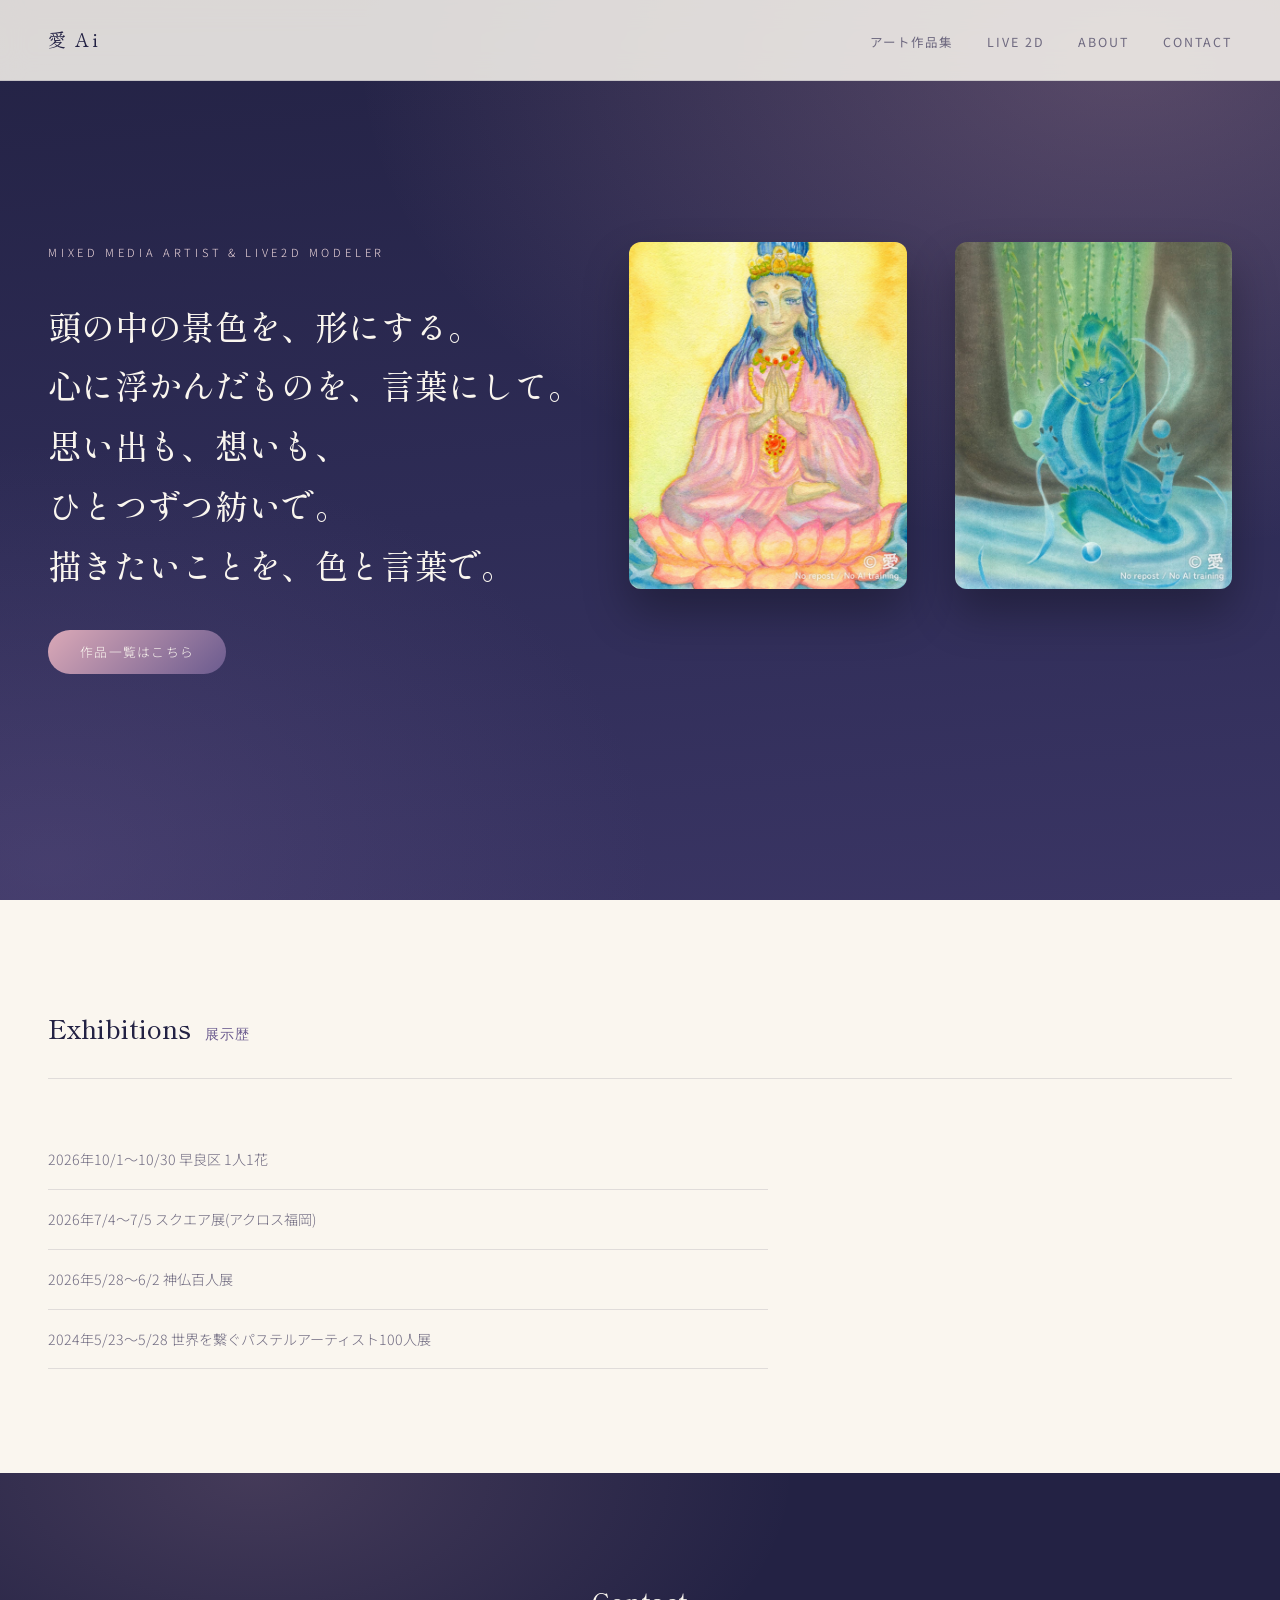
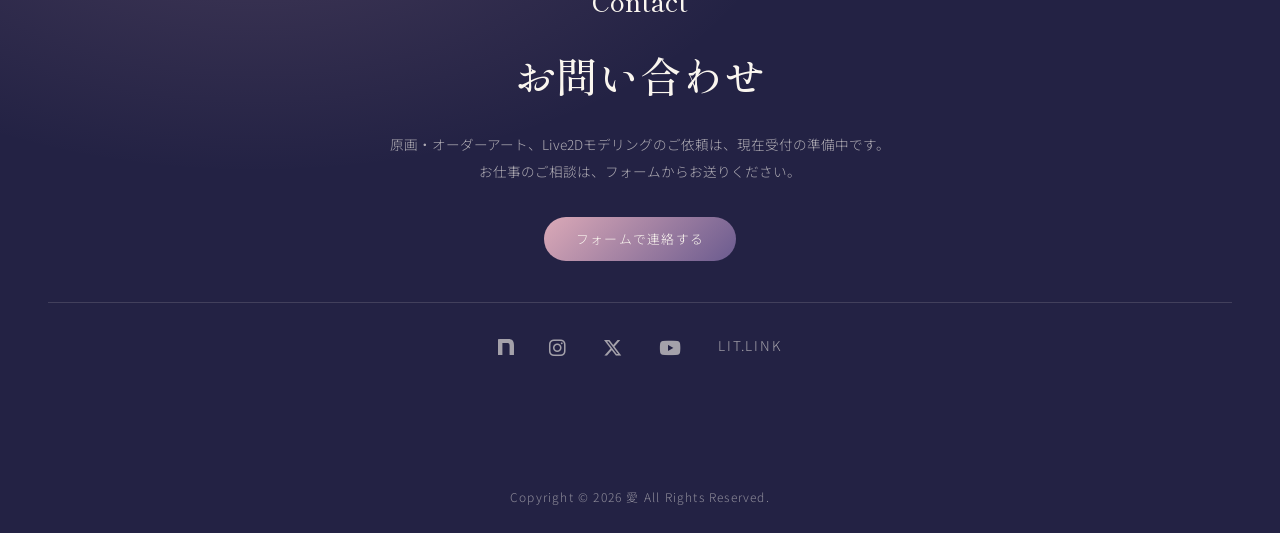
<file: index.html>
<!DOCTYPE html>
<html lang="ja">
<head>
<meta charset="UTF-8">
<meta name="viewport" content="width=device-width, initial-scale=1.0">
<title>愛 | Mixed Media Artist / Live2D Modeler</title>
<link rel="icon" href="images/favicon.png">
<link rel="apple-touch-icon" href="images/apple-touch-icon.png">
<link href="https://fonts.googleapis.com/css2?family=Shippori+Mincho:wght@400;500;600&family=Cormorant+Garamond:ital,wght@0,400;0,500;1,400&family=Noto+Sans+JP:wght@300;400;500&display=swap" rel="stylesheet">
<link rel="stylesheet" href="https://cdnjs.cloudflare.com/ajax/libs/font-awesome/6.5.1/css/all.min.css">
<link rel="stylesheet" href="style.css">
</head>
<body>
<nav>
    <a href="index.html" class="nav-logo">愛 Ai</a>
    <ul class="nav-links">
        <li><a href="artworks.html">アート作品集</a></li>
        <li><a href="live2d.html">Live 2D</a></li>
        <li><a href="about.html">About</a></li>
        <li><a href="#contact">Contact</a></li>
    </ul>
    <button class="menu-btn" aria-label="メニューを開く">
        <span></span>
        <span></span>
        <span></span>
    </button>
</nav>
<section class="hero">
    <div class="hero-grid">     
    <div class="hero-content">
    <p class="hero-eyebrow">Mixed Media Artist &amp; Live2D Modeler</p>
    
    <h1 class="hero-title">頭の中の景色を、形にする。<br>
    心に浮かんだものを、言葉にして。<br>
    思い出も、想いも、<br>
    ひとつずつ紡いで。<br>
    描きたいことを、色と言葉で。</h1>
    <a href="artworks.html" class="contact-btn">作品一覧はこちら</a>
    </div>
    <div class="hero-art">
        <img src="images/sacred_jiainoumi.jpg" alt="慈愛の海">    
    </div>
     <div class="hero-art">
        <img src="images/sacred_seiryu.jpg" alt="青龍">

     </div>
    </div>
</section> 


<section class="exhibitions" id="exhibitions">
    <div class="section-head">
        <p class="section-label">Exhibitions <span class="en">展示歴</span></p>
    </div>
    
    <ul class="exhibition-list">
        <li>2026年10/1〜10/30 <span class="ex-name">早良区 1人1花</span></li>
        <li>2026年7/4〜7/5 <span class="ex-name">スクエア展(アクロス福岡)</span></li>
        <li>2026年5/28〜6/2 <span class="ex-name">神仏百人展</span></li>
        <li>2024年5/23〜5/28 <span class="ex-name"> 世界を繋ぐパステルアーティスト100人展</span></li>  
    </ul>
</section>

 <section class="contact" id="contact">
    <div class="section-head">
        <p class="section-label">Contact</p>
    </div>
    <h2 class="contact-heading">お問い合わせ</h2>       
    <p class="contact-desc">原画・オーダーアート、Live2Dモデリングのご依頼は、<span class="nb">現在受付の準備中です。</span><br>
    お仕事のご相談は、<span class="nb">フォームからお送りください。</span></p>
    <a class="contact-btn" href="https://forms.gle/SaKy1Q478KjArNYh7" target="_blank" rel="noopener">フォームで連絡する</a>
<div class="sns-links">
  <a href="https://note.com/hoshinotomoshibi" target="_blank" rel="noopener" aria-label="note"><svg role="img" viewBox="0 0 24 24" xmlns="http://www.w3.org/2000/svg"><title>Note</title><path d="M0 .279c4.623 0 10.953-.235 15.498-.117 6.099.156 8.39 2.813 8.468 9.374.077 3.71 0 14.335 0 14.335h-6.598c0-9.296.04-10.83 0-13.759-.078-2.578-.814-3.807-2.795-4.041-2.097-.235-7.975-.04-7.975-.04v17.84H0Z"/></svg></a>      
  <a href="https://www.instagram.com/ai.hoshi.tomoshibi/" target="_blank" rel="noopener" aria-label="Instagram"><i class="fa-brands fa-instagram"></i></a>
  <a href="https://x.com/ainosistem" target="_blank" rel="noopener" aria-label="X"><i class="fa-brands fa-x-twitter"></i></a> 
  <a href="https://youtube.com/@hoshi.tomoshibi" target="_blank" rel="noopener" aria-label="YouTube"><i class="fa-brands fa-youtube"></i></a>
  <a href="https://lit.link/hoshitsumugi" class="sns-text"  target="_blank" rel="noopener">Lit.link</a>
</div>
    
 </section>
<footer>
    <p>Copyright © 2026 愛 All Rights Reserved.</p>
</footer>
<script src="script.js"></script>
</body>
</html>
</file>
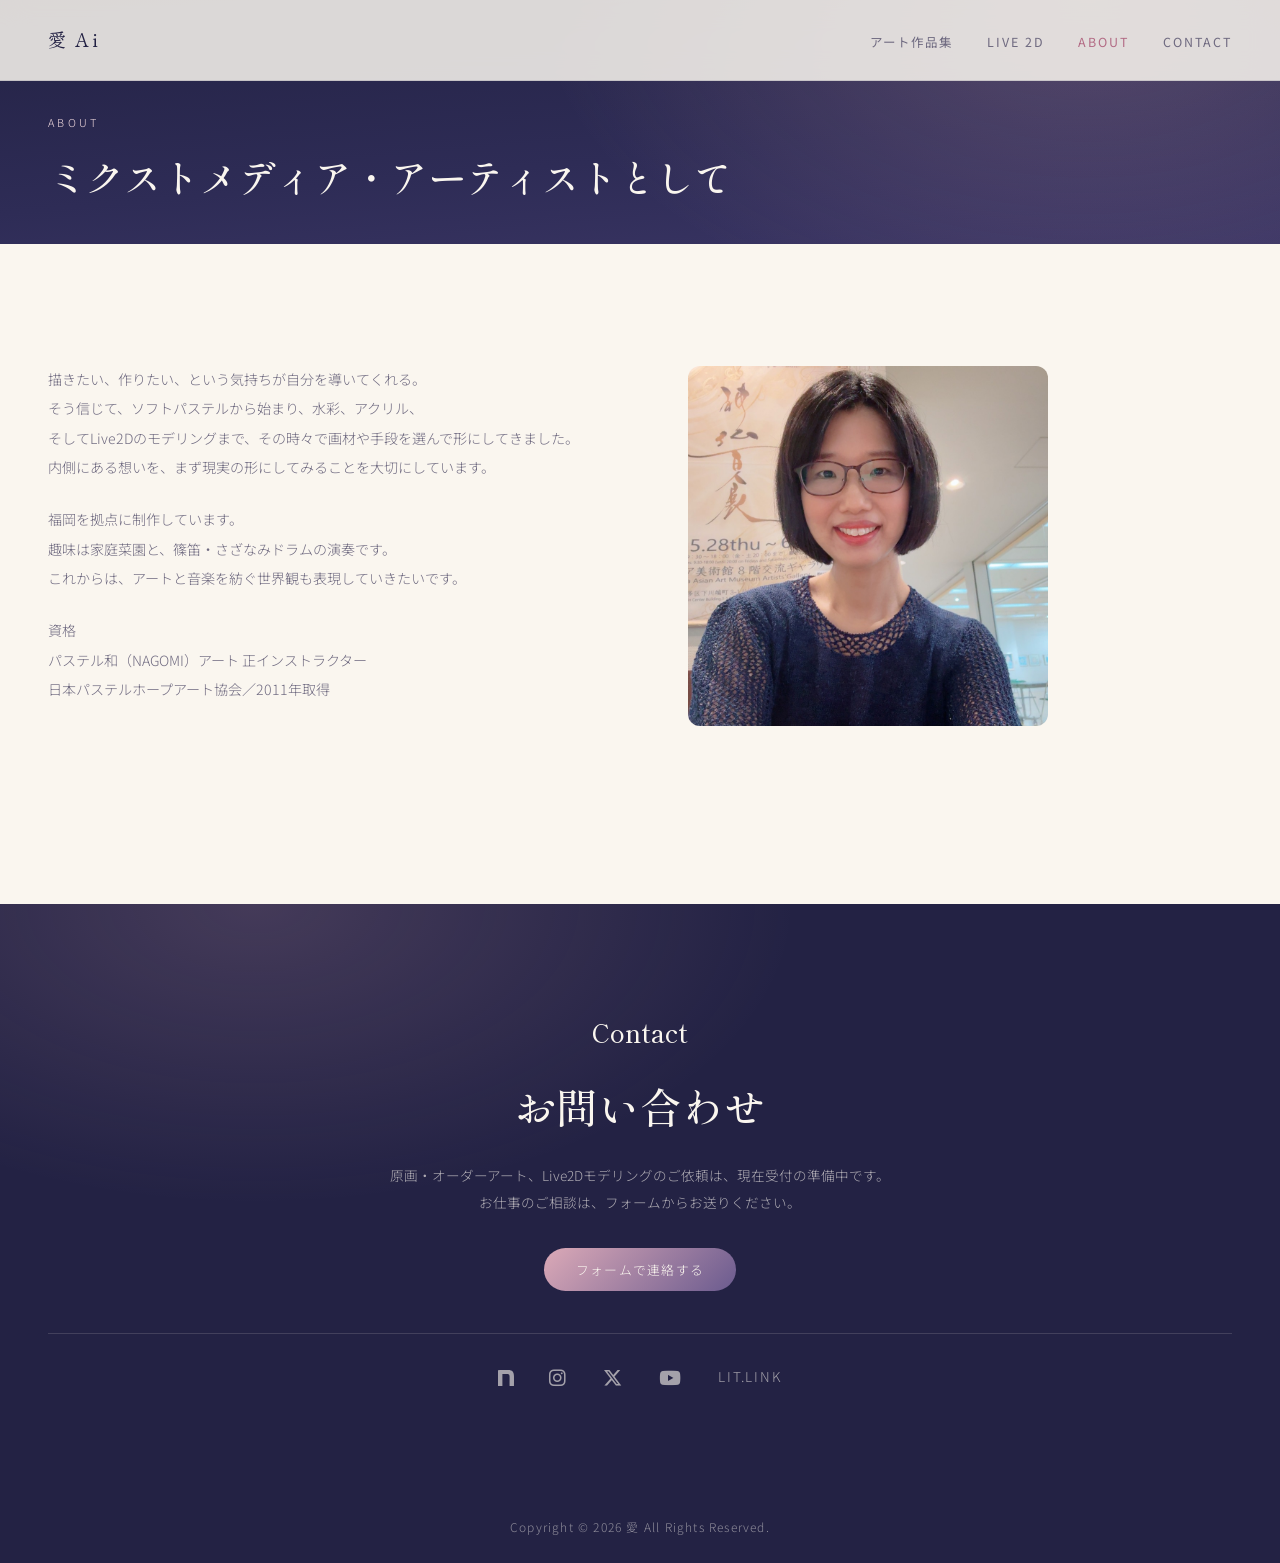
<file: about.html>
<!DOCTYPE html>
<html lang="ja">
<head>
<meta charset="UTF-8">
<meta name="viewport" content="width=device-width, initial-scale=1.0">
<title>About | 愛</title>
<link rel="icon" href="images/favicon.png">
<link rel="apple-touch-icon" href="images/apple-touch-icon.png">
<link href="https://fonts.googleapis.com/css2?family=Shippori+Mincho:wght@400;500;600&family=Cormorant+Garamond:ital,wght@0,400;0,500;1,400&family=Noto+Sans+JP:wght@300;400;500&display=swap" rel="stylesheet">
<link rel="stylesheet" href="https://cdnjs.cloudflare.com/ajax/libs/font-awesome/6.5.1/css/all.min.css">
<link rel="stylesheet" href="style.css">
</head>
<body>
<nav>
    <a href="index.html" class="nav-logo">愛 Ai</a>
    <ul class="nav-links">
        <li><a href="artworks.html">アート作品集</a></li>
        <li><a href="live2d.html">Live 2D</a></li>
        <li><a href="about.html" class="active">About</a></li>
        <li><a href="#contact">Contact</a></li>
        

    </ul>
    <button class="menu-btn" aria-label="メニューを開く">
        <span></span>
        <span></span>
        <span></span>
    </button>
</nav>
<header class="page-hero">
    <p class="page-hero-eyebrow">About</p>
    <h1 class="page-hero-title"><span class="nb">ミクストメディア・</span><span class="nb">アーティストとして</span></h1>
</header>

<section class="about" id="about">
  <div class="about-grid">
    <div>
      <p class="about-text">
  <span class="nb">描きたい、作りたい、という気持ちが</span><span class="nb">自分を導いてくれる。</span><br>
  <span class="nb">そう信じて、ソフトパステルから始まり、</span><span class="nb">水彩、アクリル、</span><span class="nb">そしてLive2Dのモデリングまで、</span><span class="nb">その時々で画材や手段を選んで</span><span class="nb">形にしてきました。</span><br>
  <span class="nb">内側にある想いを、</span><span class="nb">まず現実の形にしてみることを</span><span class="nb">大切にしています。</span>
</p>
<p class="about-text">
  福岡を拠点に制作しています。<br>
  趣味は家庭菜園と、篠笛・さざなみドラムの演奏です。<br>
  <span class="nb">これからは、アートと音楽を紡ぐ世界観も</span><span class="nb">表現していきたいです。</span>
</p>
<p class="about-text">
  資格<br>
  パステル和（NAGOMI）アート 正インストラクター<br>
  日本パステルホープアート協会／2011年取得
</p>
    </div>
    <div class="about-photo">
      <img src="images/about_gallery.jpg" alt="神仏百人展の会場にて">
    </div>
  </div>
</section>


 <section class="contact" id="contact">
    <div class="section-head">
        <p class="section-label">Contact</p>
    </div>
    <h2 class="contact-heading">お問い合わせ</h2>       
    <p class="contact-desc">原画・オーダーアート、Live2Dモデリングのご依頼は、<span class="nb">現在受付の準備中です。</span><br>
    お仕事のご相談は、<span class="nb">フォームからお送りください。</span></p>
    <a class="contact-btn" href="https://forms.gle/SaKy1Q478KjArNYh7" target="_blank" rel="noopener">フォームで連絡する</a>
<div class="sns-links">
  <a href="https://note.com/hoshinotomoshibi" target="_blank" rel="noopener" aria-label="note"><svg role="img" viewBox="0 0 24 24" xmlns="http://www.w3.org/2000/svg"><title>Note</title><path d="M0 .279c4.623 0 10.953-.235 15.498-.117 6.099.156 8.39 2.813 8.468 9.374.077 3.71 0 14.335 0 14.335h-6.598c0-9.296.04-10.83 0-13.759-.078-2.578-.814-3.807-2.795-4.041-2.097-.235-7.975-.04-7.975-.04v17.84H0Z"/></svg></a>      
  <a href="https://www.instagram.com/ai.hoshi.tomoshibi/" target="_blank" rel="noopener" aria-label="Instagram"><i class="fa-brands fa-instagram"></i></a>
  <a href="https://x.com/ainosistem" target="_blank" rel="noopener" aria-label="X"><i class="fa-brands fa-x-twitter"></i></a> 
  <a href="https://youtube.com/@hoshi.tomoshibi" target="_blank" rel="noopener" aria-label="YouTube"><i class="fa-brands fa-youtube"></i></a>
  <a href="https://lit.link/hoshitsumugi" class="sns-text"  target="_blank" rel="noopener">Lit.link</a>
</div>
    
 </section>
<footer>
    <p>Copyright © 2026 愛 All Rights Reserved.</p>
</footer>
<script src="script.js"></script>
</body>
</html>
</file>
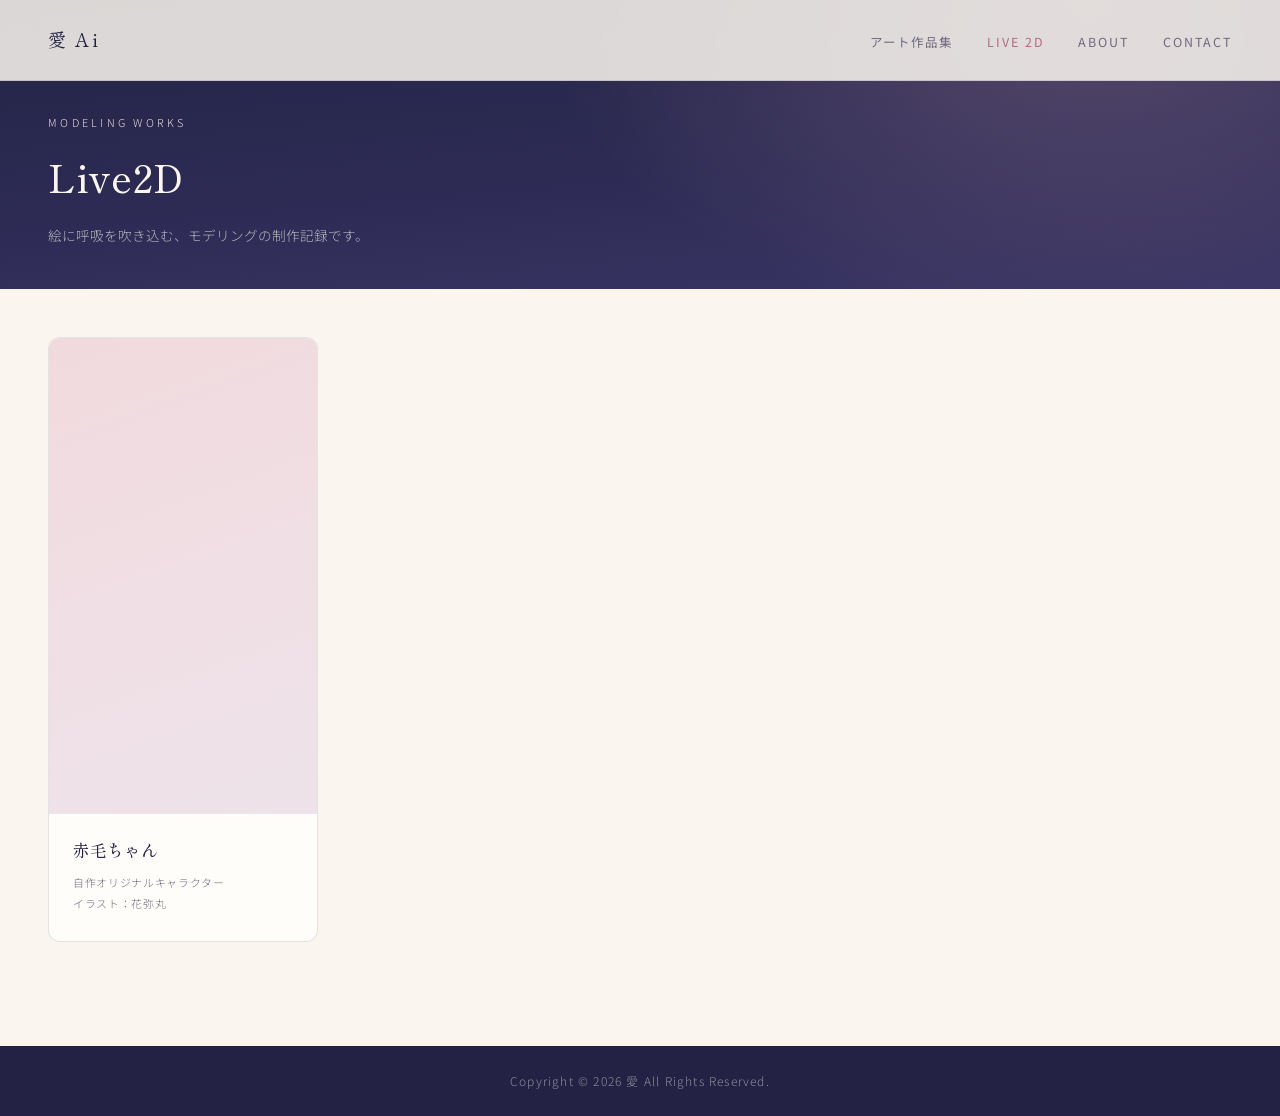
<file: live2d.html>
<!DOCTYPE html>
<html lang="ja">
<head>
<meta charset="UTF-8">
<meta name="viewport" content="width=device-width, initial-scale=1.0">
<title>Live 2D | 愛</title>
    <link rel="icon" href="images/favicon.png">
    <link rel="apple-touch-icon" href="images/apple-touch-icon.png">
<link href="https://fonts.googleapis.com/css2?family=Shippori+Mincho:wght@400;500;600&family=Cormorant+Garamond:ital,wght@0,400;0,500;1,400&family=Noto+Sans+JP:wght@300;400;500&display=swap" rel="stylesheet">
<link rel="stylesheet" href="https://cdnjs.cloudflare.com/ajax/libs/font-awesome/6.5.1/css/all.min.css">
<link rel="stylesheet" href="style.css">
</head>
<body>
<nav>
    <a href="index.html" class="nav-logo">愛 Ai</a>
    <ul class="nav-links">
        
        <li><a href="artworks.html">アート作品集</a></li>
        <li><a href="live2d.html" class="active">Live 2D</a></li>
        <li><a href="about.html">About</a></li>
        <li><a href="index.html#contact">Contact</a></li>
    </ul>

    <button class="menu-btn" aria-label="メニューを開く">
        <span></span>
        <span></span>
        <span></span>
    </button>


</nav>

<header class="page-hero">
    <p class="page-hero-eyebrow">Modeling Works</p>
    <h1 class="page-hero-title">Live2D</h1>
    <p class="page-hero-desc">絵に呼吸を吹き込む、モデリングの制作記録です。</p>
</header>

<section id="live2d">
    <div class="works-grid">
 
 <article class="work-card">
    <!-- 動画：images/live2d_akage.mp4（たて長 9:16）。作り直したら同じ名前で入れかえるだけでOK -->
<div class="work-thumb video-thumb">
    <video src="images/live2d_akage.mp4" autoplay muted loop playsinline disablepictureinpicture></video>
</div>
    <div class="work-info">
        <h3 class="work-title">赤毛ちゃん</h3>
        <p class="work-meta">自作オリジナル<span class="nb">キャラクター</span><br>イラスト：花弥丸</p>
        <p class="work-desc">まばたき・首振りまで実装した、最初のオリジナルモデル。2026年1月頃、妹の誘いでLive2Dを始めるきっかけになったキャラクターです。</p>

 </div>
</article>
<!--
<article class="work-card"> 
    <div class="work-thumb"><img src="images/hachi.jpg" alt="蜂の女の子のLive2Dモデル"></div>
    <div class="work-info">
    <h3 class="work-title">蜂の女の子</h3>
    <p class="work-meta">蜂を擬人化した女の子</p>

    </div>
 </article>
 -->
    </div>
</section>


 






<footer>
    <p>Copyright © 2026 愛 All Rights Reserved.</p>
</footer>

<script src="script.js"></script>
</body>
</html>
</file>
<file: style.css>
*,*::before, *::after { box-sizing: border-box; margin: 0; padding: 0;}

:root {
    --night: #232244;
    --night-2: #2e2c56;
    --dusk: #6b5b8f;
    --rose: #dba9b7;
    --rose-lt: #f1dade;
    --gold: #c9a15a;
    --cream: #faf6ef;
    --paper: #fffdf9;
    --ink: #2a2536;
    --ink-soft: #6f6a80;
    --line: rgba(35,34,68,0.12);

    --font-jp-display: 'Shippori Mincho', serif;
    --font-en-display: 'Cormorant Garamond', serif;
    --font-body: 'Noto Sans JP', sans-serif;
}



body {
    background-color: var(--cream);
    color: var(--ink);
    line-height: 1.9;
    font-family: var(--font-body);
    font-weight: 300;
}

html {
    scroll-behavior: smooth;
}


a {
    color: inherit;
}

::selection {
    background: var(--rose);
    color: var(--night);
}

nav {
    position: fixed;
    top: 0; left: 0; right: 0; z-index: 100;
    display: flex;
    justify-content: space-between;
    padding: 1.4rem 3rem;
    align-items: center;
    border-bottom: 1px solid var(--line);
    background: rgba(250,246,239,0.86);
    backdrop-filter: blur(14px);

}    

.nav-links {
    display: flex;
    list-style: none;
    gap: 2.1rem;
}
.nav-links a {
    text-decoration: none;
    font-size: 0.78rem;
    letter-spacing: 0.16em;
    text-transform: uppercase;
    color: var(--ink-soft);
    font-weight: 400;
    transition: color 0.25s, transform 0.25s;
    display: inline-block;
}

.nav-links a:hover {
    transform: scale(1.02);
    color: #b36b85;
}

.nav-links a.active {
    color: #b36b85;
}
   

.nav-logo {
    text-decoration: none;
    font-family: var(--font-jp-display);
    font-size: 1.15rem;
    letter-spacing: 0.12em;
    color: var(--night);
}

.menu-btn {
    display: none;
    background: none;
    border: none;
    cursor: pointer;
    padding: 0.4rem;
}
.menu-btn span {
    display: block;
    width: 22px;
    height: 1.5px;
    background: var(--night);
    margin: 5px 0;
}

.hero {
    min-height: 100vh;
    display: flex;
    align-items: center;
    position: relative;
    overflow: hidden;
    padding: 7rem 3rem 6rem;
    background: 
    radial-gradient(1400px 900px at 88% 6%, rgba(219,169,183,0.28), transparent 55%),
    radial-gradient(1000px 700px at 4% 96%, rgba(107,91,143,0.3),transparent 60%),
    linear-gradient(175deg, var(--night) 0%, var(--night-2) 55%, #3a3564 100%);
    color: var(--cream);
}

.hero-grid {
    position: relative;
    z-index: 1;
    width: 100%;
    display: grid;
    grid-template-columns: 1fr minmax(0, 420px) minmax(0, 420px);
    gap: 3rem;
    align-items: start;
}

.hero-art {
    width: 100%;
    aspect-ratio: 4 / 5;
    overflow: hidden;
    border-radius: 12px;
    box-shadow: 0 24px 46px rgba( 0, 0, 0, 0.3);
}

.hero-art img {
    width: 100%;
    height: 100%;
    object-fit: cover;
    display: block;
}

.hero-eyebrow {
    font-size: 0.7rem;
    letter-spacing: 0.34em;
    text-transform: uppercase;
    color: var(--rose-lt);
    margin-bottom: 2rem;
}

.hero-title {
    font-family: var(--font-jp-display);
    font-weight: 500;
    font-size: clamp(1.5rem, 2.6vw, 2.2rem);
    line-height: 1.8;
    margin-bottom: 2.2rem;
    letter-spacing: 0.01em;
    white-space: nowrap;
}



.page-hero {
    padding: 7rem 3rem 2.5rem;
    background: 
    radial-gradient(1000px 600px at 85% 0%, rgba(219,169,183,0.25), transparent 55%),
    linear-gradient(175deg, var(--night)0%, var(--night-2) 60%, #3a3564 100%);
    color: var(--cream);
}

.page-hero-eyebrow {
    font-size: 0.68rem;
    letter-spacing: 0.3em;
    text-transform: uppercase;
    color: var(--rose-lt);
    margin-bottom: 1.1rem;
}
.page-hero-title {
    font-family: var(--font-jp-display);
    font-size: clamp(1.8rem, 3.4vw, 2.4rem);
    font-weight: 500;
    line-height: 1.4;
}
.page-hero-desc {
    font-size: 0.85rem;
    color: rgba(250, 246, 239, 0.68);
    max-width: 480px;
    margin-top: 1.2rem;
}

.page-hero+section {
    padding-top: 3rem;
}

.theme-links {
    list-style: none;
    display: flex;
    flex-wrap: wrap;
    gap: 0.8rem;
    margin-bottom: 3.4rem;
}

.theme-links a {
    display: inline-block;
    font-size: 0.78rem;
    letter-spacing: 0.08em;
    font-weight: 400;
    color: var(--cream);
    background: linear-gradient(135deg, var(--rose), var(--dusk));
    text-decoration: none;
    border-radius: 999px;
    padding: 0.4rem 1.1rem;
    box-shadow: 0 3px 8px rgba(35,34,68,0.18);
    transition: box-shadow 0.25s, transform 0.25s;

}

.theme-links a:hover {
    box-shadow: 0 0 16px rgba(219, 169, 183, 0.6);
    transform: translateY(-2px);
}
.subsection-label {
    font-family: var(--font-jp-display);
    font-size: 1.1rem;
    font-weight: 500;
    color: var(--night);
    display: flex;
    align-items: baseline;
    gap: 0.7rem;
    margin: 3.4rem 0 1.6rem;
    scroll-margin-top: 6rem;

}


.subsection-label::after {
    content: '';
    flex: 1;
    height: 1px;
    background: var(--line);
}

.subsection-label:first-of-type {
    margin-top: 0;
}

.works-grid {
    display: grid;
    grid-template-columns: repeat(auto-fill, minmax(260px,1fr));
    gap: 2.2rem;
}

.work-card {
    background: var(--paper);
    border: 1px solid var(--line);
    border-radius: 12px;
    overflow: hidden;
    transition: transform 0.5s cubic-bezier(0.16, 1, 0.3, 1), box-shadow 0.5s cubic-bezier(0.16, 1, 0.3, 1);
    cursor: pointer;
}
@media (hover: hover) {
.work-card:hover {
    transform: translateY(-6px);
    box-shadow: 0 0 24px rgba(219, 169, 183, 0.55), 0 24px 46px rgba(43, 45, 82, 0.14);
 }
}

.work-thumb {
    width: 100%;
    aspect-ratio: 4 / 5;
    overflow: hidden;
    background: linear-gradient(160deg, var(--rose-lt), #eee3ea);
    display: flex;
    align-items: center;
    justify-content: center;
}

.work-thumb img {
    width: 100%;
    height: 100%;
    object-fit: cover;
    display: block;
}

.work-thumb video {
    width: 100%;
    height: 100%;
    object-fit: cover;
    display: block;
}

.video-thumb {
    aspect-ratio: 9 / 16;
}

.work-info {
    padding: 1.3rem 1.5rem 1.7rem;
}

.work-title {
    font-family: var(--font-jp-display);
    font-size: 1.05rem;
    font-weight: 500;
    margin-bottom: 0.35rem;
    color: var(--night);
}

.work-meta {
    font-size: 0.68rem;
    letter-spacing: 0.06em;
    color: var(--ink-soft);
    text-transform: uppercase;
}

.work-desc {
    font-size: 0.78rem;
    color: var(--ink-soft);
    margin-top: 0.6rem;
    line-height: 1.7;
}

.work-card .work-desc {
    display: none;
}

.modal-overlay {
    position: fixed;
    inset: 0;
    background: rgba(35,34,68,0.72);
    display: none;
    align-items: flex-start;
    justify-content: center;
    padding: 5rem 1.5rem;
    overflow-y: auto;
    z-index: 200;
    scrollbar-gutter: stable;
}

.modal-overlay.open {
    display: flex;
}

.modal-box {
    background: var(--paper);
    max-width: 780px;
    width: 100%;
    position: relative;
}

.modal-thumb img {
    width: 100%;
    height: 62vh;
    object-fit: contain;
    background: var(--night);
    display: block;
}

.modal-info {
    padding: 2.2rem 2.4rem 2.6rem;
}

.modal-info .work-title {
    font-size: 1.5rem;
    margin-bottom: 0.5rem;
}

.modal-info .work-desc {
    font-size: 0.85rem;
    margin-top: 1.2rem;
}

.modal-close {
    position: absolute;
    top: -2.6rem;
    right: 0;
    width: 36px;
    height: 36px;
    font-size: 1.1rem;
    border-radius: 50%;
    background: none;
    border: 1px solid rgba(250,246,239,0.5);
    color: var(--cream);
    cursor: pointer;
}


.modal-prev,
.modal-next {
    position: fixed;
    top: 50%;
    transform: translateY(-50%);
    background: none;
    border: none;
    color: rgba(250,246,239,0.6);
    font-size: 3rem;
    line-height: 1;
    padding: 1rem;
    cursor: pointer;
    transition: color 0.25s, text-shadow 0.25s;
    }
.modal-prev { left: 1rem; }
.modal-next {right: 1rem; }
.modal-prev:hover,
.modal-next:hover {
    color: var(--cream);
    text-shadow: 0 0 16px rgba(219,169,183,0.8);
}

.modal-count {
    position: absolute;
    top: -2.2rem;
    left: 0;
    font-size: 0.75rem;
    letter-spacing: 0.1em;
    color: rgba(250,246,239,0.7);
}


section {padding: 6.5rem 3rem;
}

.section-head {
    margin-bottom: 3.2rem;
    padding-bottom: 1.6rem;
    border-bottom:  1px solid var(--line);
    display: flex;
    align-items: baseline;
    justify-content: space-between;
    flex-wrap: wrap;
    gap: 1rem;
}

.section-label {
    font-family: var(--font-jp-display);
    font-size: 1.6rem;
    font-weight: 500;
    color: var(--night);
    display: flex;
    align-items: baseline;
    gap: 0.9rem;
}

.section-label .en {
    font-family: var(--font-en-display);
    font-size: 0.9rem;
    color: var(--dusk);
    letter-spacing: 0.05em;
}

.about {
    min-height: calc(100vh - 15rem);
    display: flex;
    align-items: center;
}

.about-grid {
    display: grid;
    grid-template-columns: minmax(0, 560px) 360px;
    gap: 5rem;
    align-items: center;
    width: 100%;
}

.about-photo {
    justify-self: center;
    width: 100%;
    max-width: min(420px, 50vh);
    }

.about-photo img {
    display: block;
    width: 100%;
    border-radius: 12px;
}    


.about-text {
    font-size: 0.88rem;
    color: var(--ink-soft);
    line-height: 2.1;
    margin-bottom: 1.4rem;
}

.exhibition-list {
    list-style: none;
    max-width: 720px;
}

.exhibition-list li {
   font-size: 0.88rem;
    color: var(--ink-soft);
    padding: 1rem 0;
    border-bottom: 1px solid var(--line);
}

.contact {
    background: 
    radial-gradient(900px 500px at 20% 0%, rgba(219,169,183,0.18),  transparent 60%),
    var(--night);
    color: var(--cream);
    text-align: center;
}

.contact .section-head {
    justify-content: center;
    border: none;
    padding-bottom: 0;
    margin-bottom: 1rem;
}

.contact .section-label {
    color: var(--cream);
}
.contact-heading {
    font-family: var(--font-jp-display);
    font-size: clamp(1.8rem, 3.6vw, 2.6rem);
    font-weight: 500;
    line-height: 1.6;
    margin-bottom: 1.4rem;
}

.contact-desc {
    font-size: 0.85rem;
    color: rgba(250,246,239,0.65);
    max-width: 520px;
    margin: 0 auto 2rem;
    line-height: 2;
}

.contact-btn {
    display: inline-block;
    font-size: 0.8rem;
    letter-spacing: 0.1em;
    text-transform: uppercase;
     color: var(--cream);
     background: linear-gradient(135deg, var(--rose), var(--dusk));
     padding: 0.6rem 2rem;
     text-decoration: none;
     border-radius: 999px;
     transition: box-shadow 0.25s;
}

.contact-btn:hover {
    box-shadow: 0 0 16px rgba(219,169,183,0.6);
}

.sns-links {
    display: flex;
    justify-content: center;
    flex-wrap: wrap;
    align-items: center;
    gap: 2.2rem;
    margin-top: 2.6rem;
    padding-top: 2.2rem;
    border-top: 1px solid rgba(250,246,239,0.14);
}

.sns-links a {
    font-size: 0.78rem;
    letter-spacing: 0.14em;
    text-transform: uppercase;
    color: rgba(250,246,239,0.6);
    text-decoration: none;
    line-height: 1;
    transition: color 0.2s;
}

.sns-links a:hover{
    color: var(--rose);
}

.sns-links i {
    font-size: 1.2rem;
}

.sns-links svg {
    width: 1rem;
    height: 1rem;
    fill: currentColor;
}

.sns-links .sns-text { 
    font-size: 0.85rem;
    transform: translateY(-2px);
 }



footer {
    background: var(--night);
    color: rgba(250,246,239,0.5);
    font-size: 0.75rem;
    text-align: center;
    padding: 1.5rem;
    letter-spacing: 0.1em;
}

.nb {
    display: inline-block;
}
@media (max-width: 860px) {
    nav {
        padding: 1rem 1.4rem;
    }

    .menu-btn {
        display: block;
    }

    .nav-links {
        display: none;
    }

    section {
    padding: 4.5rem 1.4rem;
    }

    
    .page-hero {
        padding: 8rem 1.4rem 3rem;
    }

    .works-grid {
        grid-template-columns: repeat(2,1fr);
        gap: 1rem;
    }

    .work-info {
        padding: 0.8rem 0.9rem 1rem;
    }

    .hero-title {       
        font-size: 1.2rem;
        white-space: normal;
        
    }

    .hero {
        padding: 6rem 1.4rem 3rem;
        min-height: 70vh;
    }

    .hero-grid {
        grid-template-columns: 1fr 1fr;
        gap: 1rem;
    }

    .hero-content {
        grid-column: 1 / -1;
    }
    
    
    .about-grid {
        grid-template-columns: 1fr;
        gap: 2rem;
    }

    .about-photo {
        order: -1;
    }


   

    .ex-name {
        display: block;
    }

    .nav-links.open {
        display: flex;
        flex-direction: column;
        position: absolute;
        top: 100%;
        left: 0;
        right: 0;
        background: rgba(250,246,239,1);
        backdrop-filter: blur(14px);
        padding: 1.2rem 1.4rem;
        gap: 1rem;
        border-bottom: 1px solid var(--line);
        box-shadow: 0 8px 20px rgba(35,34,68,0.12);
    }

  

    
}
</file>
